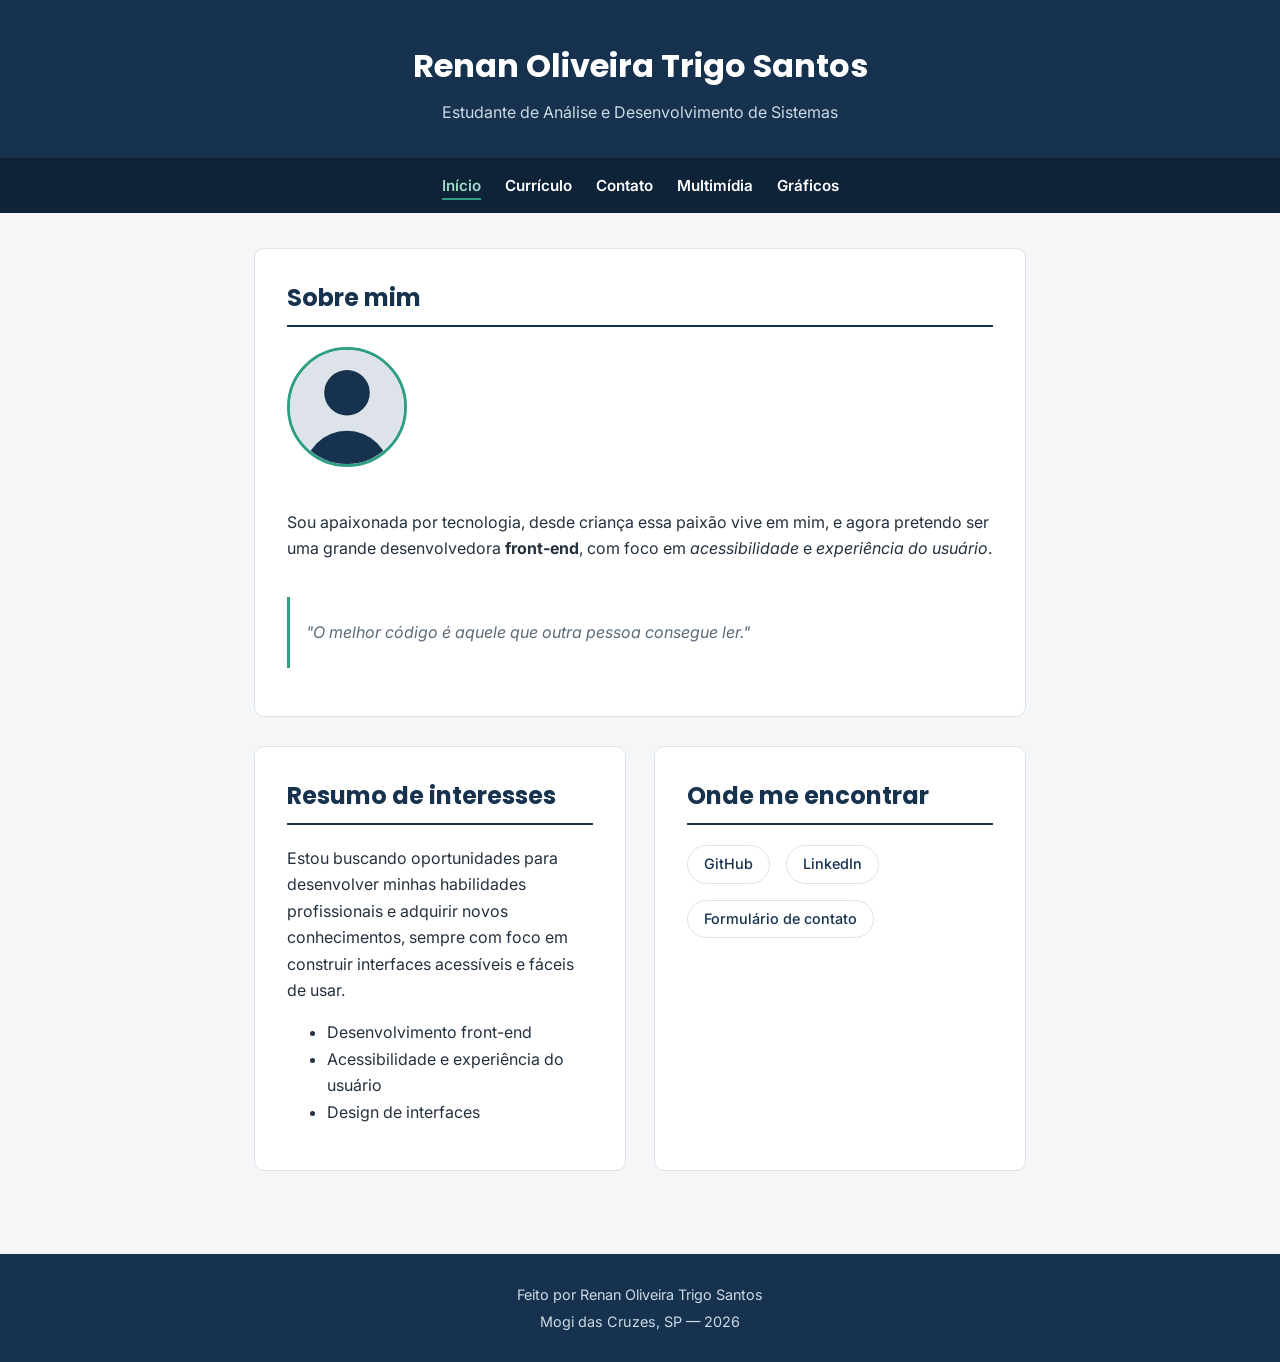
<file: index.html>
<!DOCTYPE html>
<html lang="pt-BR">
<head>
  <meta charset="UTF-8">
  <meta name="viewport" content="width=device-width, initial-scale=1.0">
  <title>Renan Oliveira Trigo Santos</title>
  <link rel="stylesheet" href="css/estilos.css">
  <script src="js/scripts.js" defer></script>
</head>
<body>

  <header class="site-header">
    <h1>Renan Oliveira Trigo Santos</h1>
    <p>Estudante de Análise e Desenvolvimento de Sistemas</p>
  </header>

  <nav class="site-nav" aria-label="Navegação principal">
    <ul>
      <li><a href="index.html" aria-current="page">Início</a></li>
      <li><a href="curriculo.html">Currículo</a></li>
      <li><a href="formulario.html">Contato</a></li>
      <li><a href="multimidia.html">Multimídia</a></li>
      <li><a href="graficos.html">Gráficos</a></li>
    </ul>
  </nav>

  <main>

    <section id="sobre">
      <h2>Sobre mim</h2>
      <article>
        <div class="hero">
          <img class="avatar" src="media/avatar.svg" width="120" height="120"
               alt="Avatar ilustrativo de Renan Oliveira Trigo Santos">
          <p>
            Sou apaixonada por tecnologia, desde criança essa paixão vive em mim,
            e agora pretendo ser uma grande desenvolvedora
            <strong>front-end</strong>, com foco em
            <em>acessibilidade</em> e
            <em>experiência do usuário</em>.
          </p>
        </div>

        <blockquote>
          <p>"O melhor código é aquele que outra pessoa consegue ler."</p>
        </blockquote>
      </article>
    </section>

    <div class="row-two">
      <section id="interesses">
        <h2>Resumo de interesses</h2>
        <p>
          Estou buscando oportunidades para desenvolver minhas habilidades
          profissionais e adquirir novos conhecimentos, sempre com foco em
          construir interfaces acessíveis e fáceis de usar.
        </p>
        <ul>
          <li>Desenvolvimento front-end</li>
          <li>Acessibilidade e experiência do usuário</li>
          <li>Design de interfaces</li>
        </ul>
      </section>

      <section id="contato-rapido">
        <h2>Onde me encontrar</h2>
        <ul class="social-list">
          <li><a href="https://github.com/isasena" target="_blank" rel="noopener noreferrer">GitHub</a></li>
          <li><a href="https://linkedin.com/in/isasena" target="_blank" rel="noopener noreferrer">LinkedIn</a></li>
          <li><a href="formulario.html">Formulário de contato</a></li>
        </ul>
      </section>
    </div>

  </main>

  <footer>
    <p>Feito por Renan Oliveira Trigo Santos</p>
    <p>Mogi das Cruzes, SP — 2026</p>
  </footer>

</body>
</html>
</file>
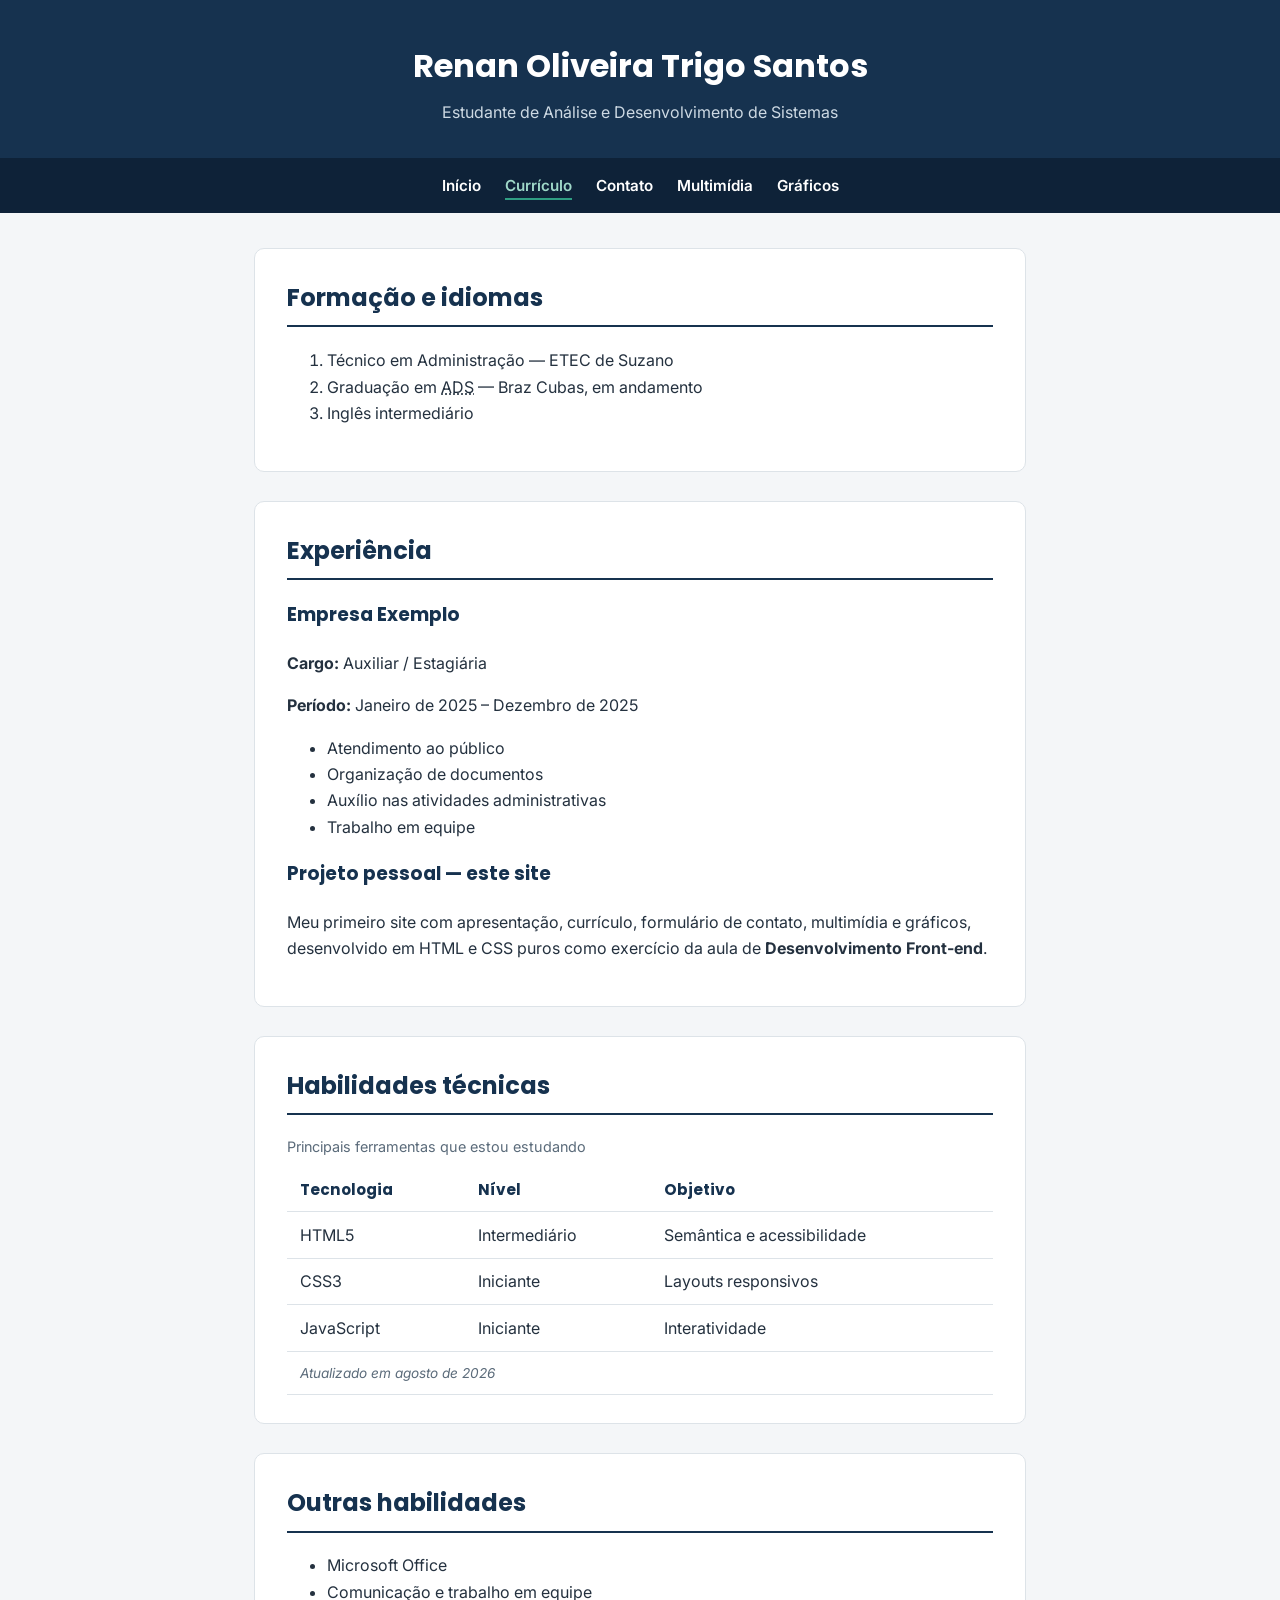
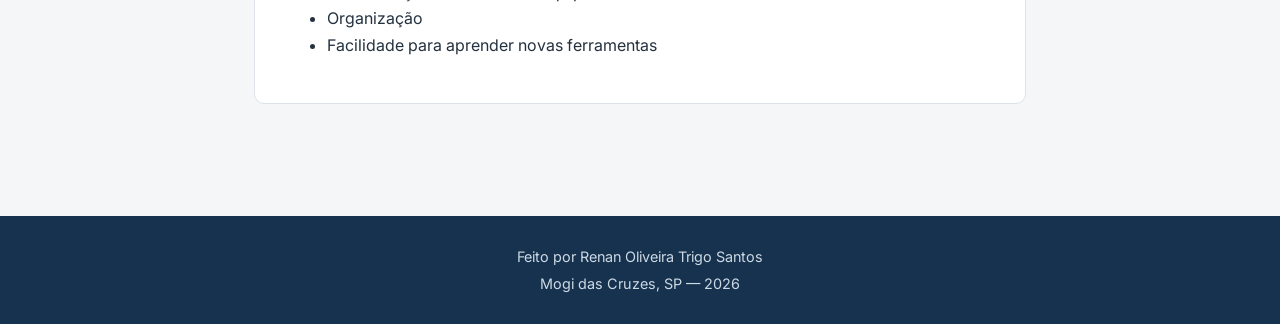
<file: curriculo.html>
<!DOCTYPE html>
<html lang="pt-BR">
<head>
  <meta charset="UTF-8">
  <meta name="viewport" content="width=device-width, initial-scale=1.0">
  <title>Currículo — Renan Oliveira Trigo Santos</title>
  <link rel="stylesheet" href="css/estilos.css">
  <script src="js/scripts.js" defer></script>
</head>
<body>

  <header class="site-header">
    <h1>Renan Oliveira Trigo Santos</h1>
    <p>Estudante de Análise e Desenvolvimento de Sistemas</p>
  </header>

  <nav class="site-nav" aria-label="Navegação principal">
    <ul>
      <li><a href="index.html">Início</a></li>
      <li><a href="curriculo.html" aria-current="page">Currículo</a></li>
      <li><a href="formulario.html">Contato</a></li>
      <li><a href="multimidia.html">Multimídia</a></li>
      <li><a href="graficos.html">Gráficos</a></li>
    </ul>
  </nav>

  <main>

    <section id="formacao">
      <h2>Formação e idiomas</h2>
      <ol>
        <li>Técnico em Administração — ETEC de Suzano</li>
        <li>
          Graduação em
          <abbr title="Análise e Desenvolvimento de Sistemas">ADS</abbr>
          — Braz Cubas, em andamento
        </li>
        <li>Inglês intermediário</li>
      </ol>
    </section>

    <section id="experiencia">
      <h2>Experiência</h2>

      <article>
        <h3>Empresa Exemplo</h3>
        <p><strong>Cargo:</strong> Auxiliar / Estagiária</p>
        <p><strong>Período:</strong> Janeiro de 2025 – Dezembro de 2025</p>
        <ul>
          <li>Atendimento ao público</li>
          <li>Organização de documentos</li>
          <li>Auxílio nas atividades administrativas</li>
          <li>Trabalho em equipe</li>
        </ul>
      </article>

      <article>
        <h3>Projeto pessoal — este site</h3>
        <p>
          Meu primeiro site com apresentação, currículo, formulário de
          contato, multimídia e gráficos, desenvolvido em HTML e CSS puros
          como exercício da aula de <strong>Desenvolvimento Front-end</strong>.
        </p>
      </article>
    </section>

    <section id="habilidades">
      <h2>Habilidades técnicas</h2>
      <table>
        <caption>Principais ferramentas que estou estudando</caption>
        <thead>
          <tr>
            <th scope="col">Tecnologia</th>
            <th scope="col">Nível</th>
            <th scope="col">Objetivo</th>
          </tr>
        </thead>
        <tbody>
          <tr>
            <td>HTML5</td>
            <td>Intermediário</td>
            <td>Semântica e acessibilidade</td>
          </tr>
          <tr>
            <td>CSS3</td>
            <td>Iniciante</td>
            <td>Layouts responsivos</td>
          </tr>
          <tr>
            <td>JavaScript</td>
            <td>Iniciante</td>
            <td>Interatividade</td>
          </tr>
        </tbody>
        <tfoot>
          <tr><td colspan="3">Atualizado em agosto de 2026</td></tr>
        </tfoot>
      </table>
    </section>

    <section id="habilidades-gerais">
      <h2>Outras habilidades</h2>
      <ul>
        <li>Microsoft Office</li>
        <li>Comunicação e trabalho em equipe</li>
        <li>Organização</li>
        <li>Facilidade para aprender novas ferramentas</li>
      </ul>
    </section>

  </main>

  <footer>
    <p>Feito por Renan Oliveira Trigo Santos</p>
    <p>Mogi das Cruzes, SP — 2026</p>
  </footer>

</body>
</html>
</file>
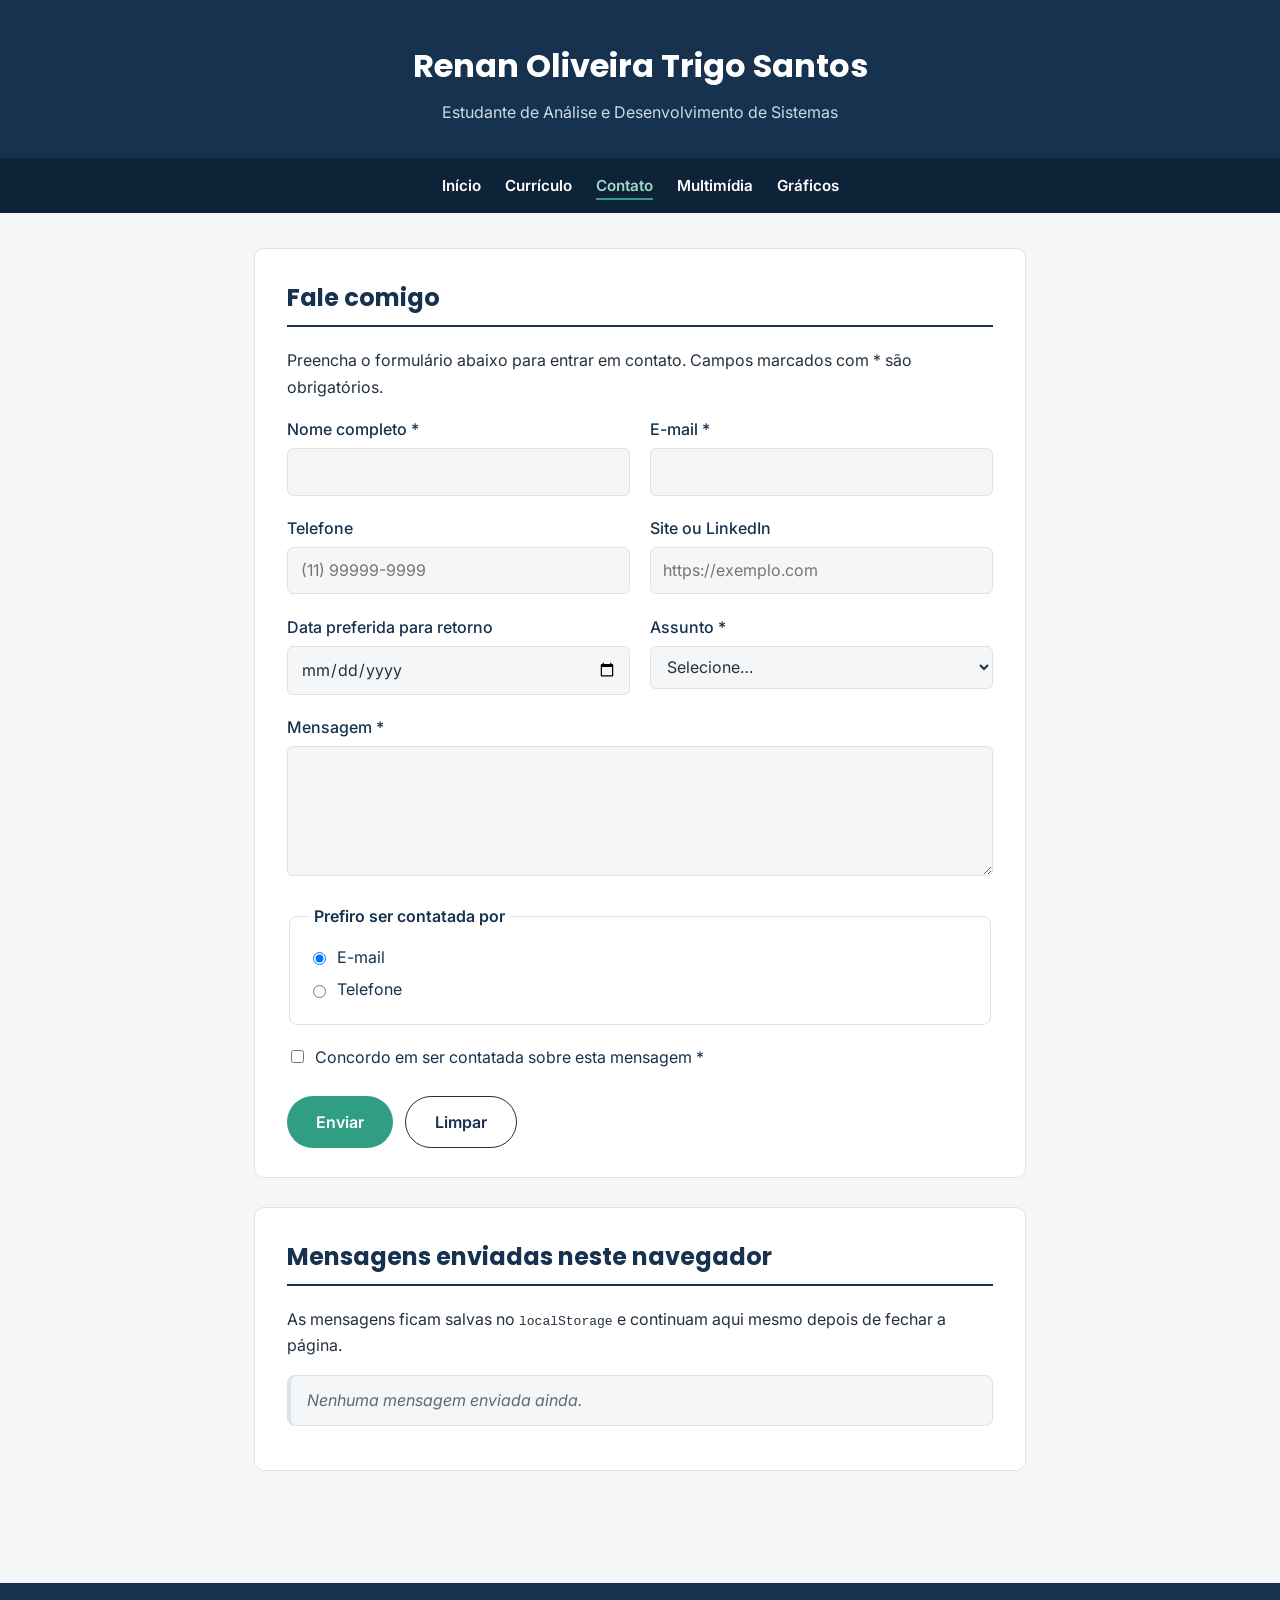
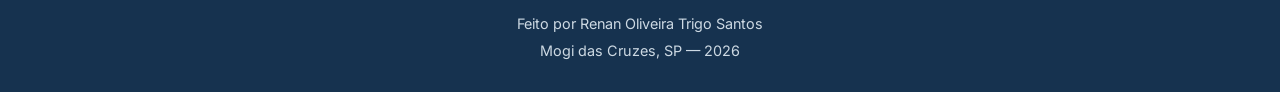
<file: formulario.html>
<!DOCTYPE html>
<html lang="pt-BR">
<head>
  <meta charset="UTF-8">
  <meta name="viewport" content="width=device-width, initial-scale=1.0">
  <title>Contato — Renan Oliveira Trigo Santos</title>
  <link rel="stylesheet" href="css/estilos.css">
  <script src="js/scripts.js" defer></script>
</head>
<body>

  <header class="site-header">
    <h1>Renan Oliveira Trigo Santos</h1>
    <p>Estudante de Análise e Desenvolvimento de Sistemas</p>
  </header>

  <nav class="site-nav" aria-label="Navegação principal">
    <ul>
      <li><a href="index.html">Início</a></li>
      <li><a href="curriculo.html">Currículo</a></li>
      <li><a href="formulario.html" aria-current="page">Contato</a></li>
      <li><a href="multimidia.html">Multimídia</a></li>
      <li><a href="graficos.html">Gráficos</a></li>
    </ul>
  </nav>

  <main>
    <section id="contato">
      <h2>Fale comigo</h2>
      <p>Preencha o formulário abaixo para entrar em contato. Campos marcados com * são obrigatórios.</p>

      <article>
        <form id="form-contato" action="#" method="post" novalidate>

          <div class="form-row two-up">
            <div>
              <label for="nome">Nome completo *</label>
              <input type="text" id="nome" name="nome" required minlength="3" maxlength="80" autocomplete="name">
            </div>
            <div>
              <label for="email">E-mail *</label>
              <input type="email" id="email" name="email" required autocomplete="email">
            </div>
          </div>

          <div class="form-row two-up">
            <div>
              <label for="telefone">Telefone</label>
              <input type="tel" id="telefone" name="telefone" placeholder="(11) 99999-9999"
                     pattern="\(?\d{2}\)?\s?9?\d{4}-?\d{4}" title="Use o formato (11) 99999-9999"
                     autocomplete="tel">
            </div>
            <div>
              <label for="site">Site ou LinkedIn</label>
              <input type="url" id="site" name="site" placeholder="https://exemplo.com" autocomplete="url">
            </div>
          </div>

          <div class="form-row two-up">
            <div>
              <label for="data">Data preferida para retorno</label>
              <input type="date" id="data" name="data">
            </div>
            <div>
              <label for="assunto">Assunto *</label>
              <select id="assunto" name="assunto" required>
                <option value="">Selecione…</option>
                <option value="desenvolvimento">Desenvolvimento</option>
                <option value="design">Design</option>
                <option value="suporte">Suporte</option>
                <option value="outro">Outro</option>
              </select>
            </div>
          </div>

          <div>
            <label for="mensagem">Mensagem *</label>
            <textarea id="mensagem" name="mensagem" required minlength="10" maxlength="500"></textarea>
          </div>

          <fieldset>
            <legend>Prefiro ser contatada por</legend>
            <div class="radio-row">
              <input type="radio" id="pref-email" name="preferencia" value="email" checked>
              <label for="pref-email">E-mail</label>
            </div>
            <div class="radio-row">
              <input type="radio" id="pref-telefone" name="preferencia" value="telefone">
              <label for="pref-telefone">Telefone</label>
            </div>
          </fieldset>

          <div class="radio-row">
            <input type="checkbox" id="aceite" name="aceite" required>
            <label for="aceite">Concordo em ser contatada sobre esta mensagem *</label>
          </div>

          <div class="botoes">
            <button type="submit">Enviar</button>
            <button type="reset" class="secundario">Limpar</button>
          </div>

          <p id="erro" role="alert"></p>
          <p id="saida" role="status"></p>
        </form>
      </article>
    </section>

    <section id="enviadas">
      <h2>Mensagens enviadas neste navegador</h2>
      <p>As mensagens ficam salvas no <code>localStorage</code> e continuam aqui mesmo depois de fechar a página.</p>
      <ul id="lista-contatos"></ul>
      <button type="button" id="btn-limpar" hidden>Limpar histórico</button>
    </section>
  </main>

  <footer>
    <p>Feito por Renan Oliveira Trigo Santos</p>
    <p>Mogi das Cruzes, SP — 2026</p>
  </footer>

</body>
</html>
</file>
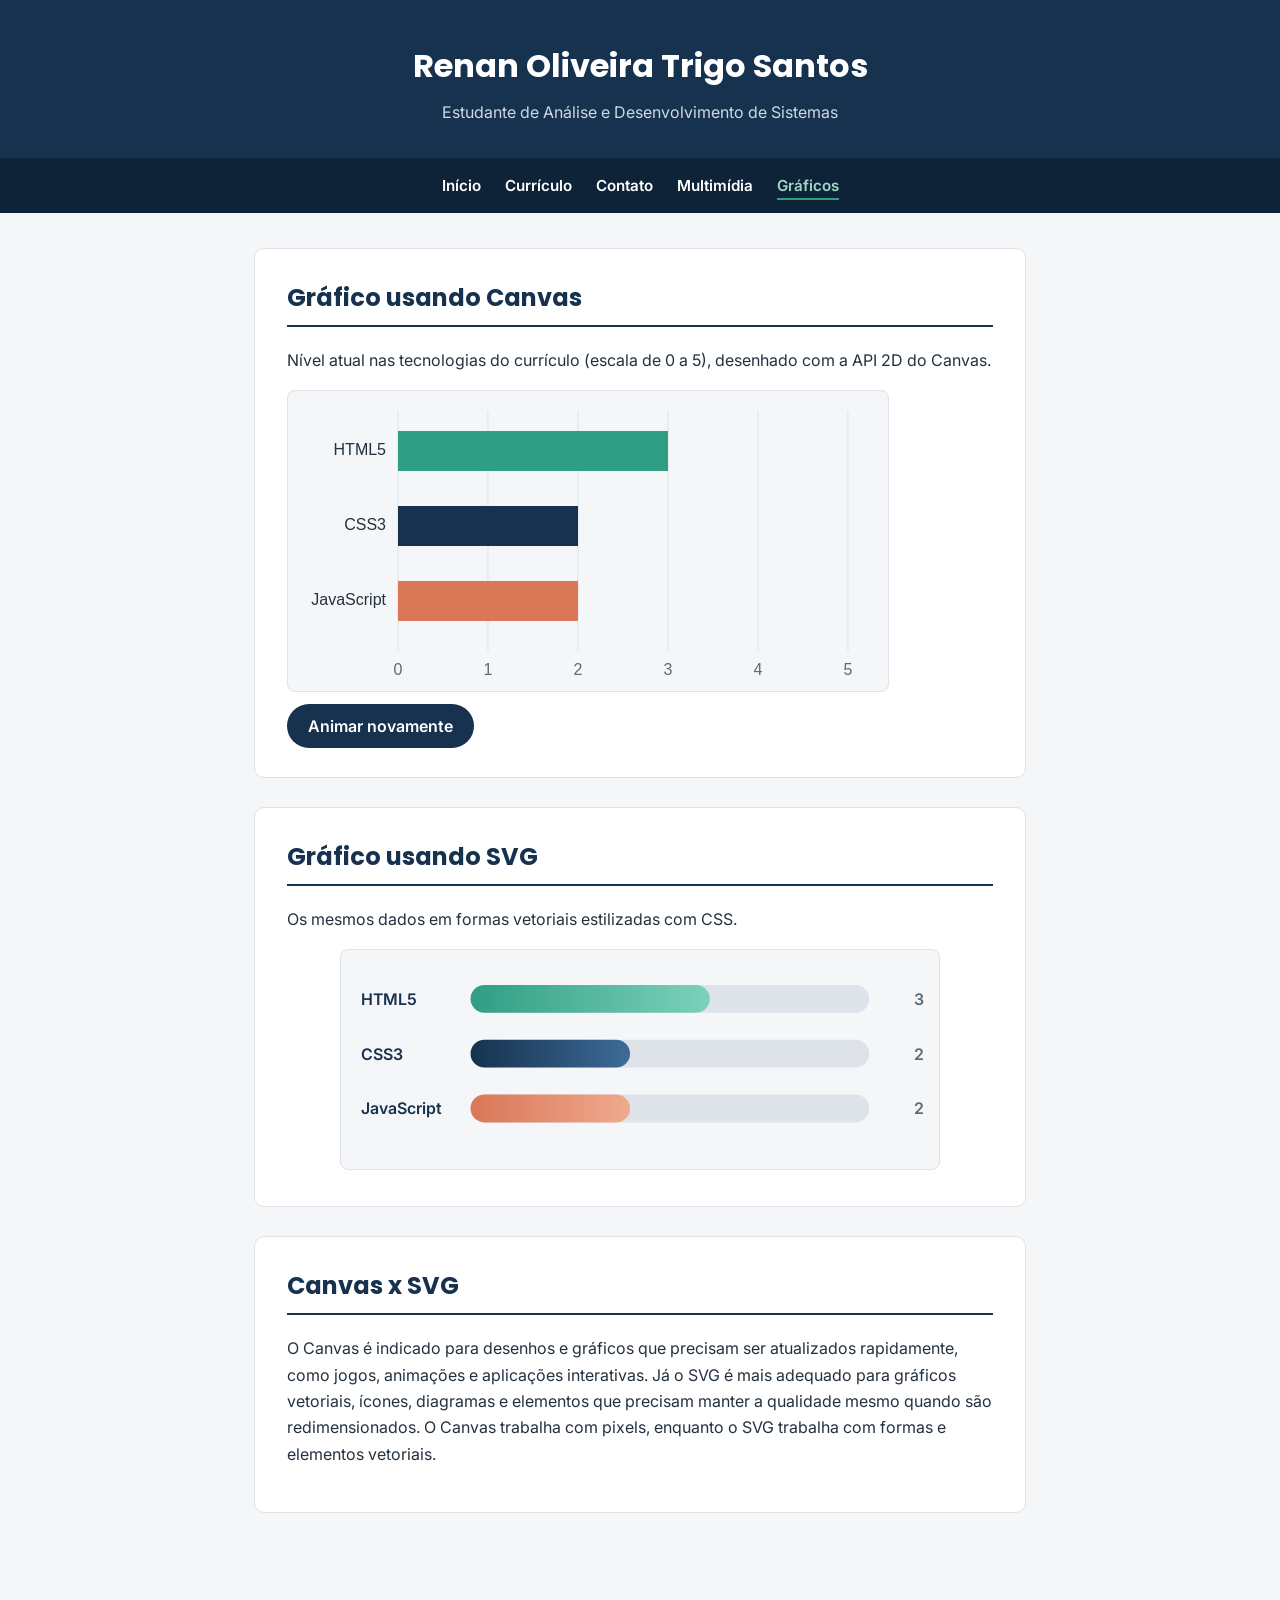
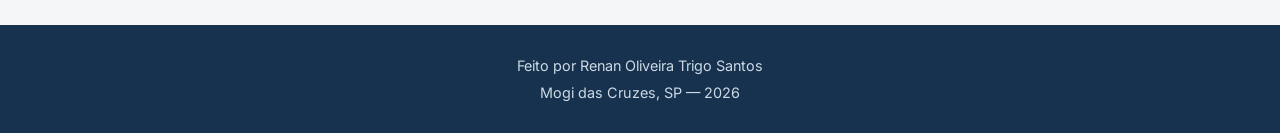
<file: graficos.html>
<!DOCTYPE html>
<html lang="pt-BR">
<head>
  <meta charset="UTF-8">
  <meta name="viewport" content="width=device-width, initial-scale=1.0">
  <title>Gráficos — Renan Oliveira Trigo Santos</title>
  <link rel="stylesheet" href="css/estilos.css">
</head>
<body>

  <header class="site-header">
    <h1>Renan Oliveira Trigo Santos</h1>
    <p>Estudante de Análise e Desenvolvimento de Sistemas</p>
  </header>

  <nav class="site-nav" aria-label="Navegação principal">
    <ul>
      <li><a href="index.html">Início</a></li>
      <li><a href="curriculo.html">Currículo</a></li>
      <li><a href="formulario.html">Contato</a></li>
      <li><a href="multimidia.html">Multimídia</a></li>
      <li><a href="graficos.html" aria-current="page">Gráficos</a></li>
    </ul>
  </nav>

  <main>
    <section id="canvas">
      <h2>Gráfico usando Canvas</h2>
      <article>
        <p>Nível atual nas tecnologias do currículo (escala de 0 a 5), desenhado com a API 2D do Canvas.</p>
        <canvas id="grafico-canvas" width="600" height="300">
          Seu navegador não suporta Canvas. Níveis: HTML5 3, CSS3 2, JavaScript 2 (de 0 a 5).
        </canvas>
        <div class="botoes">
          <button type="button" id="btn-animar">Animar novamente</button>
        </div>
      </article>
    </section>

    <section id="svg">
      <h2>Gráfico usando SVG</h2>
      <article>
        <p>Os mesmos dados em formas vetoriais estilizadas com CSS.</p>
        <div class="svg-container">
          <svg viewBox="0 0 600 220" role="img" aria-labelledby="svg-titulo svg-desc">
            <title id="svg-titulo">Nível nas tecnologias</title>
            <desc id="svg-desc">Barras horizontais: HTML5 nível 3, CSS3 nível 2 e JavaScript nível 2, de 0 a 5.</desc>
            <defs>
              <linearGradient id="grad-html" x1="0" y1="0" x2="1" y2="0">
                <stop offset="0" stop-color="#2f9e83"></stop>
                <stop offset="1" stop-color="#7cd1ba"></stop>
              </linearGradient>
              <linearGradient id="grad-css" x1="0" y1="0" x2="1" y2="0">
                <stop offset="0" stop-color="#16324f"></stop>
                <stop offset="1" stop-color="#3d6b98"></stop>
              </linearGradient>
              <linearGradient id="grad-js" x1="0" y1="0" x2="1" y2="0">
                <stop offset="0" stop-color="#d97757"></stop>
                <stop offset="1" stop-color="#f0a98f"></stop>
              </linearGradient>
            </defs>

            <text class="svg-rotulo" x="20" y="55">HTML5</text>
            <rect class="svg-trilho" x="130" y="35" width="400" height="28" rx="14"></rect>
            <rect class="svg-barra" x="130" y="35" width="240" height="28" rx="14" fill="url(#grad-html)"></rect>
            <text class="svg-valor" x="580" y="55">3</text>

            <text class="svg-rotulo" x="20" y="110">CSS3</text>
            <rect class="svg-trilho" x="130" y="90" width="400" height="28" rx="14"></rect>
            <rect class="svg-barra" x="130" y="90" width="160" height="28" rx="14" fill="url(#grad-css)"></rect>
            <text class="svg-valor" x="580" y="110">2</text>

            <text class="svg-rotulo" x="20" y="165">JavaScript</text>
            <rect class="svg-trilho" x="130" y="145" width="400" height="28" rx="14"></rect>
            <rect class="svg-barra" x="130" y="145" width="160" height="28" rx="14" fill="url(#grad-js)"></rect>
            <text class="svg-valor" x="580" y="165">2</text>
          </svg>
        </div>
      </article>
    </section>

    <section id="comparacao">
      <h2>Canvas x SVG</h2>
      <p>
        O Canvas é indicado para desenhos e gráficos que precisam ser
        atualizados rapidamente, como jogos, animações e aplicações
        interativas. Já o SVG é mais adequado para gráficos vetoriais,
        ícones, diagramas e elementos que precisam manter a qualidade
        mesmo quando são redimensionados. O Canvas trabalha com pixels,
        enquanto o SVG trabalha com formas e elementos vetoriais.
      </p>
    </section>
  </main>

  <footer>
    <p>Feito por Renan Oliveira Trigo Santos</p>
    <p>Mogi das Cruzes, SP — 2026</p>
  </footer>

  <script src="js/scripts.js" defer></script>

</body>
</html>
</file>
<file: css/estilos.css>
/* =========================================================
   Site pessoal — Ryan Oliveira Trigo Santos
   Um único arquivo de estilo para as 5 páginas
   ========================================================= */

/* Estilos das 5 páginas — css/estilos.css */
@import url('https://fonts.googleapis.com/css2?family=Poppins:wght@600;700&family=Inter:wght@400;500;600&display=swap');

:root {
  --navy: #16324f;
  --navy-dark: #0e2238;
  --teal: #2f9e83;
  --bg: #f4f6f8;
  --surface: #ffffff;
  --line: #dde3e8;
  --text: #24313f;
  --muted: #5b6b7a;

  --heading-font: 'Poppins', Arial, sans-serif;
  --body-font: 'Inter', Arial, sans-serif;
}

* { box-sizing: border-box; }

body {
  margin: 0;
  background: var(--bg);
  color: var(--text);
  font-family: var(--body-font);
  line-height: 1.65;
}

a { color: var(--teal); }

img { max-width: 100%; display: block; }

/* ---------- Cabeçalho + navegação (igual em todas as páginas) ---------- */

.site-header {
  background: var(--navy);
  color: white;
  text-align: center;
  padding: 2.5rem 1.5rem 2rem;
}

.site-header h1 {
  font-family: var(--heading-font);
  margin: 0 0 0.4rem;
  font-size: 2rem;
}

.site-header p {
  margin: 0;
  color: #cdd9e3;
  font-size: 1rem;
}

nav.site-nav {
  background: var(--navy-dark);
  text-align: center;
  padding: 0.9rem 1rem;
}

nav.site-nav ul {
  list-style: none;
  margin: 0;
  padding: 0;
  display: flex;
  justify-content: center;
  flex-wrap: wrap;
  gap: 1.5rem;
}

nav.site-nav a {
  color: white;
  text-decoration: none;
  font-weight: 600;
  font-size: 0.95rem;
  padding-bottom: 3px;
  border-bottom: 2px solid transparent;
}

nav.site-nav a:hover { color: #9fd8c8; }

nav.site-nav a[aria-current="page"] {
  border-bottom-color: var(--teal);
  color: #9fd8c8;
}

/* ---------- Estrutura geral ---------- */

main {
  max-width: 820px;
  margin: 2.2rem auto;
  padding: 0 1.5rem 3rem;
}

section {
  background: var(--surface);
  border: 1px solid var(--line);
  border-radius: 10px;
  padding: 1.8rem 2rem;
  margin-bottom: 1.8rem;
}

h2 {
  font-family: var(--heading-font);
  color: var(--navy);
  border-bottom: 2px solid var(--navy);
  padding-bottom: 0.5rem;
  margin-top: 0;
}

h3 {
  font-family: var(--heading-font);
  color: var(--navy);
}

blockquote {
  border-left: 3px solid var(--teal);
  margin: 1.2rem 0;
  padding: 0.4rem 0 0.4rem 1rem;
  color: var(--muted);
  font-style: italic;
}

/* ---------- Hero da index ---------- */

.hero {
  display: flex;
  gap: 1.6rem;
  align-items: center;
  flex-wrap: wrap;
}

.avatar {
  width: 120px;
  height: 120px;
  border-radius: 50%;
  flex-shrink: 0;
  border: 3px solid var(--teal);
}

.social-list {
  list-style: none;
  padding: 0;
  display: flex;
  gap: 1rem;
  flex-wrap: wrap;
}

.social-list a {
  display: inline-block;
  border: 1px solid var(--line);
  padding: 0.4rem 1rem;
  border-radius: 999px;
  text-decoration: none;
  color: var(--navy);
  font-weight: 500;
  font-size: 0.9rem;
}

.social-list a:hover { border-color: var(--teal); color: var(--teal); }

/* ---------- Linha de dois cards lado a lado ---------- */

.row-two {
  display: grid;
  gap: 1.8rem;
  grid-template-columns: 1fr;
}

@media (min-width: 700px) {
  .row-two { grid-template-columns: 1fr 1fr; }
}

.row-two > section { margin-bottom: 0; }

/* ---------- Tabela ---------- */

table {
  width: 100%;
  border-collapse: collapse;
  margin-top: 0.5rem;
}

caption {
  text-align: left;
  color: var(--muted);
  font-size: 0.9rem;
  margin-bottom: 0.5rem;
}

th, td {
  text-align: left;
  padding: 0.6rem 0.8rem;
  border-bottom: 1px solid var(--line);
}

th { color: var(--navy); font-family: var(--heading-font); font-size: 0.95rem; }

tfoot td { color: var(--muted); font-size: 0.85rem; font-style: italic; }

/* ---------- Formulário ---------- */

form { display: grid; gap: 1.2rem; }

.form-row.two-up {
  display: grid;
  gap: 1.2rem;
  grid-template-columns: 1fr;
}

@media (min-width: 560px) {
  .form-row.two-up { grid-template-columns: 1fr 1fr; }
}

label {
  display: block;
  font-weight: 500;
  margin-bottom: 0.35rem;
  color: var(--navy);
}

input, select, textarea {
  font: inherit;
  width: 100%;
  padding: 0.6rem 0.8rem;
  border: 1px solid var(--line);
  border-radius: 6px;
  background: var(--bg);
  color: var(--text);
}

textarea { min-height: 130px; resize: vertical; }

fieldset {
  border: 1px solid var(--line);
  border-radius: 8px;
  padding: 0.9rem 1.1rem;
}

legend {
  font-weight: 600;
  color: var(--navy);
  padding: 0 0.4rem;
}

.radio-row { display: flex; align-items: center; gap: 0.5rem; margin-bottom: 0.4rem; }
.radio-row input { width: auto; }

button[type="submit"] {
  justify-self: start;
  background: var(--teal);
  color: white;
  border: none;
  padding: 0.75rem 1.8rem;
  border-radius: 999px;
  font-weight: 600;
  font-size: 1rem;
  cursor: pointer;
}

button[type="submit"]:hover { background: #268066; }

/* ---------- Multimídia ---------- */

video, audio, iframe { width: 100%; display: block; border: 0; border-radius: 8px; }

iframe { height: 300px; margin-top: 0.5rem; }

figcaption { color: var(--muted); font-size: 0.85rem; margin-top: 0.4rem; }

/* ---------- Gráficos ---------- */

canvas {
  display: block;
  border: 1px solid var(--line);
  background: var(--bg);
  max-width: 100%;
  height: auto;
  border-radius: 8px;
}

.svg-container {
  width: 100%;
  max-width: 600px;
  margin: 1rem auto 0;
}

svg {
  width: 100%;
  height: auto;
  border: 1px solid var(--line);
  border-radius: 8px;
  background: var(--bg);
}

.retangulo { fill: #2f9e83; }
.circulo   { fill: #16324f; }
.triangulo { fill: #d97757; }

/* ---------- Rodapé ---------- */

footer {
  background: var(--navy);
  color: #cdd9e3;
  text-align: center;
  padding: 1.6rem;
  font-size: 0.9rem;
}

footer p { margin: 0.2rem 0; }

@media (max-width: 600px) {
  nav.site-nav ul { gap: 0.9rem; }
  .site-header h1 { font-size: 1.6rem; }
}

/* ---------- Gráfico SVG ---------- */

.svg-rotulo { font-family: var(--body-font); font-size: 16px; font-weight: 600; fill: var(--navy); }
.svg-valor  { font-family: var(--body-font); font-size: 16px; font-weight: 600; fill: var(--muted); text-anchor: middle; }
.svg-trilho { fill: var(--line); }

.botoes { margin-top: 0.8rem; }

button {
  font: inherit;
}

#btn-animar, #btn-limpar {
  background: var(--navy);
  color: white;
  border: none;
  padding: 0.55rem 1.3rem;
  border-radius: 999px;
  font-weight: 600;
  cursor: pointer;
}
#btn-animar:hover, #btn-limpar:hover { background: var(--navy-dark); }

/* ---------- Feedback do formulário (classes ligadas pelo JS) ---------- */

#erro, #saida { margin: 0; }
#erro:empty, #saida:empty { display: none; }

.ok, .erro {
  padding: 0.8rem 1rem;
  border-radius: 8px;
  border-left: 5px solid;
  font-weight: 600;
}
.ok   { color: #1a7f37; background: #e7f5ec; border-color: #1a7f37; }
.erro { color: #b00020; background: #fdecee; border-color: #b00020; }

input[aria-invalid="true"], select[aria-invalid="true"], textarea[aria-invalid="true"] {
  border-color: #b00020;
}

/* ---------- Lista de mensagens salvas ---------- */

#lista-contatos { list-style: none; padding: 0; margin: 0 0 1rem; display: grid; gap: 0.8rem; }

#lista-contatos li {
  border: 1px solid var(--line);
  border-left: 4px solid var(--teal);
  border-radius: 8px;
  padding: 0.7rem 1rem;
  background: var(--bg);
}

#lista-contatos .meta { color: var(--muted); font-size: 0.85rem; }
#lista-contatos .vazio { border-left-color: var(--line); color: var(--muted); font-style: italic; }

a:focus-visible, button:focus-visible, input:focus-visible, select:focus-visible, textarea:focus-visible {
  outline: 3px solid var(--teal);
  outline-offset: 2px;
}

/* ---------- Botões do formulário (Enviar / Limpar) ---------- */

form .botoes { display: flex; gap: 0.8rem; flex-wrap: wrap; margin-top: 0; }

button.secundario {
  background: transparent;
  color: var(--navy);
  border: 1px solid var(--navy);
  padding: 0.75rem 1.8rem;
  border-radius: 999px;
  font-weight: 600;
  font-size: 1rem;
  cursor: pointer;
}
button.secundario:hover { background: var(--bg); }

.radio-row label { display: inline; font-weight: 400; margin: 0; }
</file>
